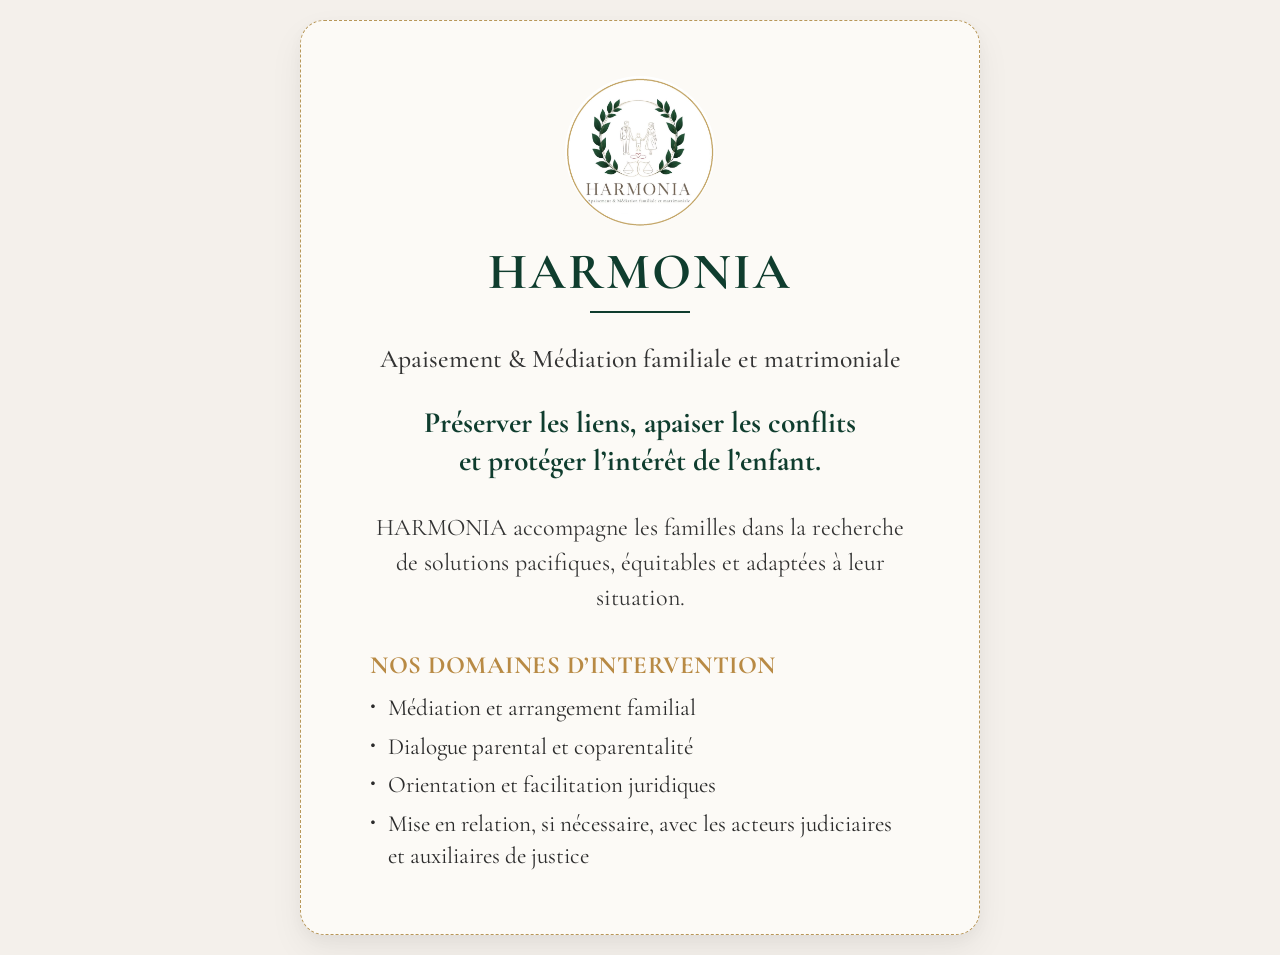
<file: a propose.html>
<!DOCTYPE html>
<html lang="fr">

<head>
    <meta charset="UTF-8">
    <meta name="viewport" content="width=device-width, initial-scale=1.0">
    <title>À propos - HARMONIA</title>

    <!-- Google Fonts for elegant typography -->
    <link rel="preconnect" href="https://fonts.googleapis.com">
    <link rel="preconnect" href="https://fonts.gstatic.com" crossorigin>
    <link href="https://fonts.googleapis.com/css2?family=Cormorant+Garamond:wght@400;500;600;700&family=Montserrat:wght@400;500;600;700&display=swap" rel="stylesheet">

    <style>
        /* RESET & GLOBALS */
        
        * {
            box-sizing: border-box;
            margin: 0;
            padding: 0;
        }
        
        body {
            min-height: 100vh;
            display: flex;
            justify-content: center;
            align-items: center;
            background-color: #f4f0eb;
            font-family: 'Cormorant Garamond', serif;
            padding: 20px;
        }
        /* CARD CONTAINER */
        
        .card-wrapper {
            width: 100%;
            max-width: 680px;
            margin: auto;
        }
        
        .card {
            background-color: #fcfaf6;
            border-radius: 24px;
            border: 1px dashed #b89758;
            box-shadow: 0 15px 35px rgba(0, 0, 0, 0.06), 0 5px 15px rgba(0, 0, 0, 0.03);
            padding: clamp(30px, 6vw, 55px) clamp(20px, 6vw, 50px);
            text-align: center;
            position: relative;
        }
        /* LOGO EMBLEM */
        
        .logo-container {
            width: clamp(110px, 20vw, 150px);
            height: clamp(110px, 20vw, 150px);
            margin: 0 auto 15px auto;
            display: flex;
            justify-content: center;
            align-items: center;
        }
        
        .logo-svg {
            width: 100%;
            height: 100%;
        }
        /* BRAND TITLE */
        
        .brand-title {
            color: #0f3d2e;
            font-family: 'Cormorant Garamond', serif;
            font-size: clamp(2.2rem, 5vw, 3.2rem);
            font-weight: 700;
            letter-spacing: 2px;
            text-transform: uppercase;
            margin-bottom: 8px;
        }
        
        .brand-underline {
            width: 100px;
            height: 2px;
            background-color: #0f3d2e;
            margin: 0 auto clamp(20px, 4vw, 30px) auto;
        }
        /* SUBTITLE */
        
        .subtitle {
            color: #333333;
            font-family: 'Cormorant Garamond', serif;
            font-size: clamp(1.2rem, 2.8vw, 1.6rem);
            font-weight: 500;
            margin-bottom: clamp(20px, 4vw, 30px);
        }
        /* SLOGAN / HIGHLIGHT TEXT */
        
        .slogan {
            color: #0f3d2e;
            font-family: 'Cormorant Garamond', serif;
            font-size: clamp(1.35rem, 3.2vw, 1.85rem);
            font-weight: 700;
            line-height: 1.3;
            margin-bottom: clamp(20px, 4vw, 30px);
        }
        /* DESCRIPTION PARAGRAPH */
        
        .description {
            color: #333333;
            font-family: 'Cormorant Garamond', serif;
            font-size: clamp(1.15rem, 2.6vw, 1.5rem);
            line-height: 1.45;
            max-width: 540px;
            margin: 0 auto clamp(25px, 5vw, 35px) auto;
        }
        /* DOMAINES D'INTERVENTION SECTION */
        
        .domains-section {
            text-align: left;
            max-width: 540px;
            margin: 0 auto;
        }
        
        .domains-heading {
            color: #b88a44;
            font-family: 'Cormorant Garamond', serif;
            font-size: clamp(1.2rem, 2.8vw, 1.55rem);
            font-weight: 700;
            text-transform: uppercase;
            letter-spacing: 0.5px;
            margin-bottom: 12px;
        }
        
        .domains-list {
            list-style-type: none;
            padding-left: 0;
        }
        
        .domains-list li {
            color: #2b2b2b;
            font-family: 'Cormorant Garamond', serif;
            font-size: clamp(1.1rem, 2.5vw, 1.45rem);
            line-height: 1.4;
            margin-bottom: 6px;
            position: relative;
            padding-left: 18px;
        }
        
        .domains-list li::before {
            content: "•";
            position: absolute;
            left: 0;
            color: #2b2b2b;
            font-size: 1.2rem;
        }
        /* RESPONSIVE ADJUSTMENTS */
        
        @media (max-width: 480px) {
            body {
                padding: 10px;
            }
            .card {
                border-radius: 16px;
            }
            .domains-list li {
                padding-left: 14px;
            }
        }
    </style>
</head>

<body>

    <div class="card-wrapper">
        <div class="card">

            <!-- LOGO EMBLEM (Identical vector recreate) -->
            <div class="logo-container">
                <img src="1.jpg" alt="HARMONIA Logo" style="width: 100%; height: 100%; object-fit: cover; border-radius: 50%;">
            </div>

            <!-- MAIN HEADER -->
            <h1 class="brand-title">HARMONIA</h1>
            <div class="brand-underline"></div>

            <!-- SUBTITLE -->
            <div class="subtitle">
                Apaisement & Médiation familiale et matrimoniale
            </div>

            <!-- SLOGAN / HIGHLIGHT -->
            <div class="slogan">
                Préserver les liens, apaiser les conflits<br> et protéger l’intérêt de l’enfant.
            </div>

            <!-- DESCRIPTION PARAGRAPH -->
            <div class="description">
                HARMONIA accompagne les familles dans la recherche de solutions pacifiques, équitables et adaptées à leur situation.
            </div>

            <!-- NOS DOMAINES D'INTERVENTION SECTION -->
            <div class="domains-section">
                <h2 class="domains-heading">NOS DOMAINES D’INTERVENTION</h2>
                <ul class="domains-list">
                    <li>Médiation et arrangement familial</li>
                    <li>Dialogue parental et coparentalité</li>
                    <li>Orientation et facilitation juridiques</li>
                    <li>Mise en relation, si nécessaire, avec les acteurs judiciaires et auxiliaires de justice</li>
                </ul>
            </div>

        </div>
    </div>

</body>

</html>
</file>
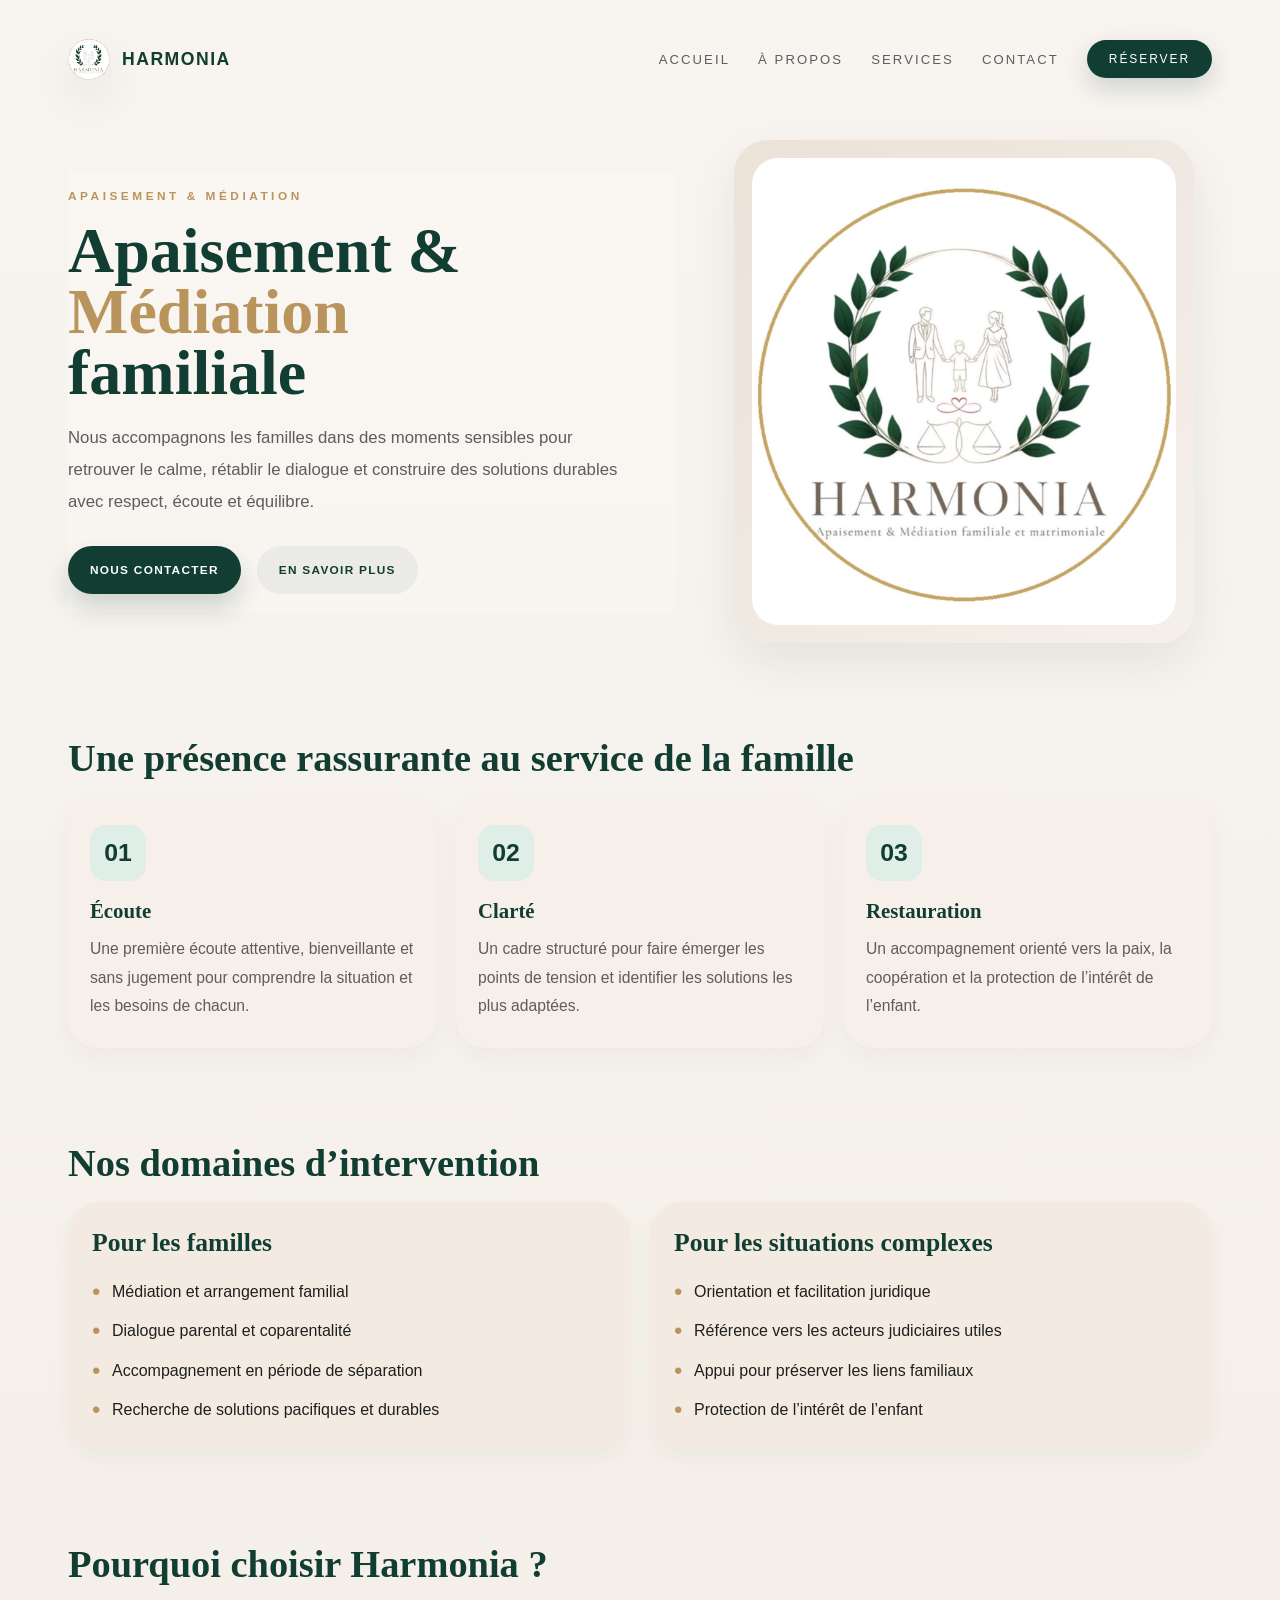
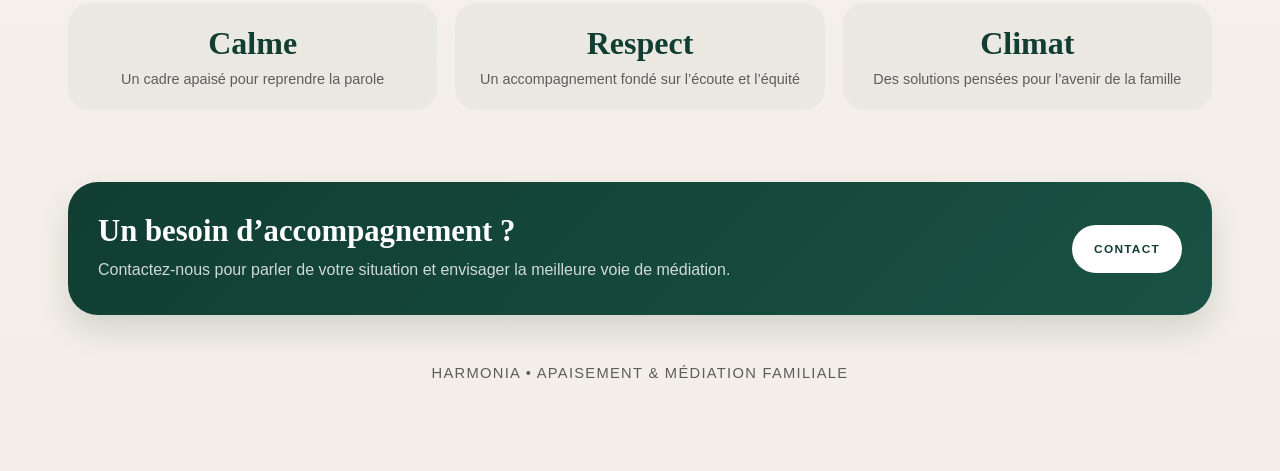
<file: contact.html>
<!DOCTYPE html>
<html lang="fr">
<head>
  <meta charset="UTF-8" />
  <meta name="viewport" content="width=device-width, initial-scale=1.0" />
  <title>Harmonia</title>
  <style>
    :root {
      --bg: #f7f3ee;
      --panel: #f2e9df;
      --panel-strong: #e9dcc8;
      --primary: #113d32;
      --primary-soft: #dfeee7;
      --text: #1f1f1f;
      --muted: #5d5d5d;
      --gold: #b9955d;
      --white: #ffffff;
      --shadow: 0 18px 45px rgba(17, 61, 50, 0.08);
    }

    * {
      box-sizing: border-box;
      margin: 0;
      padding: 0;
    }

    html {
      scroll-behavior: smooth;
    }

    body {
      font-family: Arial, sans-serif;
      background: linear-gradient(to bottom, #f8f4f0 0%, #f3eee7 100%);
      color: var(--text);
    }

    a {
      text-decoration: none;
      color: inherit;
    }

    .page {
      max-width: 1200px;
      margin: 0 auto;
      padding: 24px 28px 80px;
    }

    .topbar {
      display: flex;
      align-items: center;
      justify-content: space-between;
      gap: 16px;
      padding: 14px 0 24px;
    }

    .brand {
      display: flex;
      align-items: center;
      gap: 12px;
      font-weight: 700;
      letter-spacing: 1.5px;
      color: var(--primary);
      text-transform: uppercase;
      font-size: 1.1rem;
    }

    .brand-mark {
      width: 42px;
      height: 42px;
      border-radius: 50%;
      overflow: hidden;
      box-shadow: var(--shadow);
      background: #d9d9d9;
    }

    .brand-mark img {
      width: 100%;
      height: 100%;
      object-fit: cover;
      display: block;
    }

    nav {
      display: flex;
      align-items: center;
      gap: 28px;
      flex-wrap: wrap;
    }

    nav a {
      color: var(--muted);
      font-size: 0.82rem;
      letter-spacing: 0.13rem;
      text-transform: uppercase;
      transition: color 0.2s ease;
    }

    nav a:hover {
      color: var(--primary);
    }

    .nav-btn {
      background: var(--primary);
      color: var(--white);
      padding: 12px 22px;
      border-radius: 999px;
      font-size: 0.75rem;
      letter-spacing: 0.12rem;
      text-transform: uppercase;
      box-shadow: 0 10px 25px rgba(17, 61, 50, 0.18);
    }

    .hero {
      display: grid;
      grid-template-columns: 1.1fr 0.9fr;
      gap: 40px;
      align-items: center;
      padding: 36px 0 28px;
    }

    .hero-copy {
      background: rgba(255,255,255,0.2);
      padding: 18px 10px 18px 0;
    }

    .eyebrow {
      color: var(--gold);
      text-transform: uppercase;
      letter-spacing: 0.22rem;
      font-size: 0.74rem;
      margin-bottom: 18px;
      font-weight: 700;
    }

    h1 {
      font-family: Georgia, 'Times New Roman', serif;
      font-size: clamp(2.8rem, 5vw, 5rem);
      line-height: 0.95;
      color: var(--primary);
      margin-bottom: 18px;
      font-weight: 700;
    }

    h1 span {
      color: var(--gold);
    }

    .lead {
      max-width: 560px;
      font-size: 1.05rem;
      line-height: 1.9;
      color: var(--muted);
      margin-bottom: 28px;
    }

    .cta-row {
      display: flex;
      align-items: center;
      gap: 16px;
      flex-wrap: wrap;
    }

    .primary-btn,
    .secondary-btn {
      display: inline-flex;
      align-items: center;
      justify-content: center;
      min-height: 48px;
      padding: 0 22px;
      border-radius: 999px;
      font-weight: 600;
      letter-spacing: 0.08rem;
      text-transform: uppercase;
      font-size: 0.74rem;
      transition: transform 0.2s ease, opacity 0.2s ease;
    }

    .primary-btn {
      background: var(--primary);
      color: var(--white);
      box-shadow: 0 14px 26px rgba(17, 61, 50, 0.18);
    }

    .secondary-btn {
      background: rgba(17, 61, 50, 0.06);
      color: var(--primary);
    }

    .primary-btn:hover,
    .secondary-btn:hover {
      transform: translateY(-1px);
    }

    .visual {
      display: flex;
      justify-content: center;
    }

    .image-card {
      width: min(100%, 460px);
      background: linear-gradient(135deg, #ebe2d8 0%, #f5f0ea 100%);
      padding: 18px;
      border-radius: 34px;
      box-shadow: var(--shadow);
    }

    .image-card img {
      width: 100%;
      display: block;
      border-radius: 26px;
      object-fit: cover;
      min-height: 460px;
    }

    .section {
      margin-top: 38px;
      padding: 28px 0;
    }

    .section-title {
      color: var(--primary);
      font-family: Georgia, 'Times New Roman', serif;
      font-size: clamp(2rem, 3vw, 3rem);
      margin-bottom: 18px;
      line-height: 1.1;
    }

    .cards {
      display: grid;
      grid-template-columns: repeat(3, minmax(0, 1fr));
      gap: 20px;
    }

    .card {
      background: #f7f0ea;
      border-radius: 30px;
      padding: 28px 22px;
      box-shadow: 0 10px 24px rgba(17, 61, 50, 0.04);
    }

    .card-icon {
      width: 56px;
      height: 56px;
      display: grid;
      place-items: center;
      border-radius: 16px;
      background: var(--primary-soft);
      color: var(--primary);
      font-size: 1.55rem;
      margin-bottom: 18px;
      font-weight: 700;
    }

    .card h3 {
      font-size: 1.3rem;
      color: var(--primary);
      margin-bottom: 12px;
      font-family: Georgia, 'Times New Roman', serif;
    }

    .card p {
      color: var(--muted);
      line-height: 1.8;
      font-size: 0.98rem;
    }

    .split {
      display: grid;
      grid-template-columns: 1fr 1fr;
      gap: 20px;
      align-items: stretch;
    }

    .panel {
      background: #f3ebe1;
      border-radius: 32px;
      padding: 26px 24px;
      box-shadow: 0 10px 20px rgba(17, 61, 50, 0.04);
    }

    .panel h3 {
      font-size: 1.6rem;
      font-family: Georgia, 'Times New Roman', serif;
      color: var(--primary);
      margin-bottom: 14px;
    }

    .panel ul {
      list-style: none;
      display: grid;
      gap: 12px;
      margin-top: 20px;
    }

    .panel li {
      position: relative;
      padding-left: 20px;
      color: var(--text);
      line-height: 1.7;
      font-size: 1rem;
    }

    .panel li::before {
      content: "•";
      position: absolute;
      left: 0;
      color: var(--gold);
      font-size: 1.5rem;
      line-height: 1;
      top: 2px;
    }

    .stats {
      display: grid;
      grid-template-columns: repeat(3, minmax(0, 1fr));
      gap: 18px;
      margin-top: 18px;
    }

    .stat {
      background: rgba(17, 61, 50, 0.04);
      border-radius: 22px;
      padding: 22px 18px;
      text-align: center;
    }

    .stat strong {
      display: block;
      font-size: 2rem;
      color: var(--primary);
      font-family: Georgia, 'Times New Roman', serif;
      margin-bottom: 8px;
    }

    .stat span {
      color: var(--muted);
      font-size: 0.9rem;
    }

    .cta-banner {
      margin-top: 44px;
      background: linear-gradient(135deg, var(--primary) 0%, #195244 100%);
      color: var(--white);
      border-radius: 30px;
      padding: 32px 30px;
      display: flex;
      justify-content: space-between;
      align-items: center;
      gap: 20px;
      box-shadow: 0 16px 30px rgba(17, 61, 50, 0.14);
    }

    .cta-banner h3 {
      font-family: Georgia, 'Times New Roman', serif;
      font-size: clamp(1.8rem, 2.4vw, 2.5rem);
      margin-bottom: 8px;
    }

    .cta-banner p {
      color: rgba(255,255,255,0.8);
      line-height: 1.6;
    }

    footer {
      margin-top: 30px;
      padding: 20px 0 10px;
      color: var(--muted);
      text-align: center;
      font-size: 0.92rem;
      letter-spacing: 0.08rem;
      text-transform: uppercase;
    }

    @media (max-width: 900px) {
      .hero,
      .split,
      .cards {
        grid-template-columns: 1fr;
      }

      .topbar {
        flex-direction: column;
        align-items: flex-start;
      }

      .cta-banner {
        flex-direction: column;
        align-items: flex-start;
      }
    }

    @media (max-width: 560px) {
      .page {
        padding-left: 18px;
        padding-right: 18px;
      }

      nav {
        gap: 12px 18px;
      }

      .stats {
        grid-template-columns: 1fr;
      }

      .image-card img {
        min-height: 340px;
      }
    }
  </style>
</head>
<body>
  <div class="page">
    <header class="topbar">
      <div class="brand">
        <div class="brand-mark"><img src="1.jpg" alt="Harmonia logo" /></div>
        <span>HARMONIA</span>
      </div>

      <nav>
        <a href="#">Accueil</a>
        <a href="#about">À propos</a>
        <a href="#services">Services</a>
        <a href="#contact">Contact</a>
        <a href="#" class="nav-btn">Réserver</a>
      </nav>
    </header>

    <main>
      <section class="hero">
        <div class="hero-copy">
          <div class="eyebrow">Apaisement & médiation</div>
          <h1>Apaisement & <span>Médiation</span><br />familiale</h1>
          <p class="lead">
            Nous accompagnons les familles dans des moments sensibles pour retrouver le calme,
            rétablir le dialogue et construire des solutions durables avec respect, écoute et équilibre.
          </p>

          <div class="cta-row">
            <a href="#contact" class="primary-btn">Nous contacter</a>
            <a href="#about" class="secondary-btn">En savoir plus</a>
          </div>
        </div>

        <div class="visual">
          <div class="image-card">
            <img src="1.jpg" alt="Harmonia family support" />
          </div>
        </div>
      </section>

      <section id="about" class="section">
        <h2 class="section-title">Une présence rassurante au service de la famille</h2>
        <div class="cards">
          <article class="card">
            <div class="card-icon">01</div>
            <h3>Écoute</h3>
            <p>Une première écoute attentive, bienveillante et sans jugement pour comprendre la situation et les besoins de chacun.</p>
          </article>

          <article class="card">
            <div class="card-icon">02</div>
            <h3>Clarté</h3>
            <p>Un cadre structuré pour faire émerger les points de tension et identifier les solutions les plus adaptées.</p>
          </article>

          <article class="card">
            <div class="card-icon">03</div>
            <h3>Restauration</h3>
            <p>Un accompagnement orienté vers la paix, la coopération et la protection de l’intérêt de l’enfant.</p>
          </article>
        </div>
      </section>

      <section id="services" class="section">
        <h2 class="section-title">Nos domaines d’intervention</h2>
        <div class="split">
          <div class="panel">
            <h3>Pour les familles</h3>
            <ul>
              <li>Médiation et arrangement familial</li>
              <li>Dialogue parental et coparentalité</li>
              <li>Accompagnement en période de séparation</li>
              <li>Recherche de solutions pacifiques et durables</li>
            </ul>
          </div>

          <div class="panel">
            <h3>Pour les situations complexes</h3>
            <ul>
              <li>Orientation et facilitation juridique</li>
              <li>Référence vers les acteurs judiciaires utiles</li>
              <li>Appui pour préserver les liens familiaux</li>
              <li>Protection de l’intérêt de l’enfant</li>
            </ul>
          </div>
        </div>
      </section>

      <section class="section">
        <h2 class="section-title">Pourquoi choisir Harmonia ?</h2>
        <div class="stats">
          <div class="stat">
            <strong>Calme</strong>
            <span>Un cadre apaisé pour reprendre la parole</span>
          </div>
          <div class="stat">
            <strong>Respect</strong>
            <span>Un accompagnement fondé sur l’écoute et l’équité</span>
          </div>
          <div class="stat">
            <strong>Climat</strong>
            <span>Des solutions pensées pour l’avenir de la famille</span>
          </div>
        </div>
      </section>

      <section id="contact" class="cta-banner">
        <div>
          <h3>Un besoin d’accompagnement ?</h3>
          <p>Contactez-nous pour parler de votre situation et envisager la meilleure voie de médiation.</p>
        </div>
        <a href="mailto:contact@harmonia.fr" class="primary-btn" style="background: white; color: var(--primary); box-shadow: none;">Contact</a>
      </section>
    </main>

    <footer>Harmonia • Apaisement & médiation familiale</footer>
  </div>
</body>
</html>
</file>
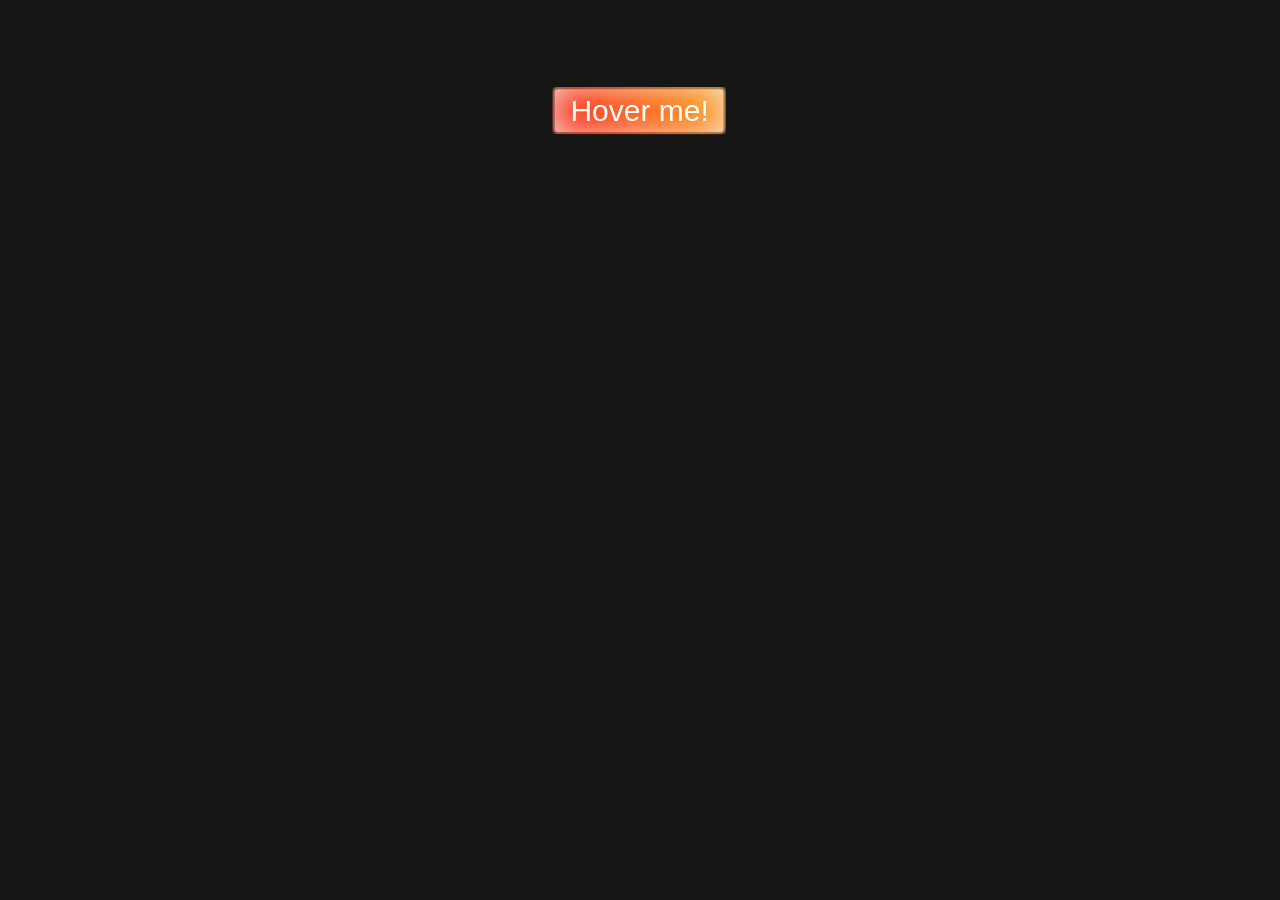
<file: hover.html>
<!DOCTYPE html>
<html lang='en'>
<head>
    <title>hover experiment</title>
    <link rel="stylesheet" href="hover.css">
</head>
<body>
    <button class="btn">Hover me!</button>
</body>

</html>
</file>
<file: hover.css>
html, body {
    display: flex ;
    justify-content: center;
    align-items: center;
    background-color: #161616;
    overflow: hidden;
     margin: 50px;
    transform: scale(1.5) ;
}
.btn{
    padding: 100px, 40px;
    outline: none;
    color: #fff;
    cursor: pointer;
    position: relative;
    z-index: 0;
    border-radius: none;
     margin: 0px;
}
.btn::after {
   content: " " ;
   z-index: -1;
   position: absolute;
   inline-size: 100%;
   block-size: 100%;
   background-color: #333;
   inset-inline-start: 0;
   inset-block-start: 0;
    margin: 100%;
    padding: 100px;
   border-radius:100%;
}

.btn::before {
    content:" ";
    background:linear-gradient(
        45deg,
        #ff0000,#ff7300,#fffb00,#48ff00,
        #00ffd5,#002bff,#ff00c8,#ff0000
    ) ;
    position:absolute;
    inset-block-start:  -2px;
    inset-inline-start: -2px;
    background-size: 600%;
    z-index: -1;
    inline-size: calc(100% + 4px);
    block-size:  calc(100% + 4px);
    filter: blur(8px);
    animation:glowing 20s linear infinite;
    transition: opacity .3s ease-in-out;
    border-radius: none;
    opacity: 1;
    
     
}

@keyframes glowing{
    0%{background-position: 50%, 0;}
    50%{background-position: 400%, 0;}
    100%{background-position: 100% , 0;}
}
.btn:hover::before{
    opacity: 1;
    background:linear-gradient(
        45deg,
        #ff0000,#ff7300,#fffb00,#48ff00,
        #00ffd5,#002bff,#ff00c8,#ff0000
    ) ;
    top : 0;
    bottom : 0;
    left : 0;
    right : 0;

}
.btn:active::after{
    opacity: 0;

   
}
</file>
